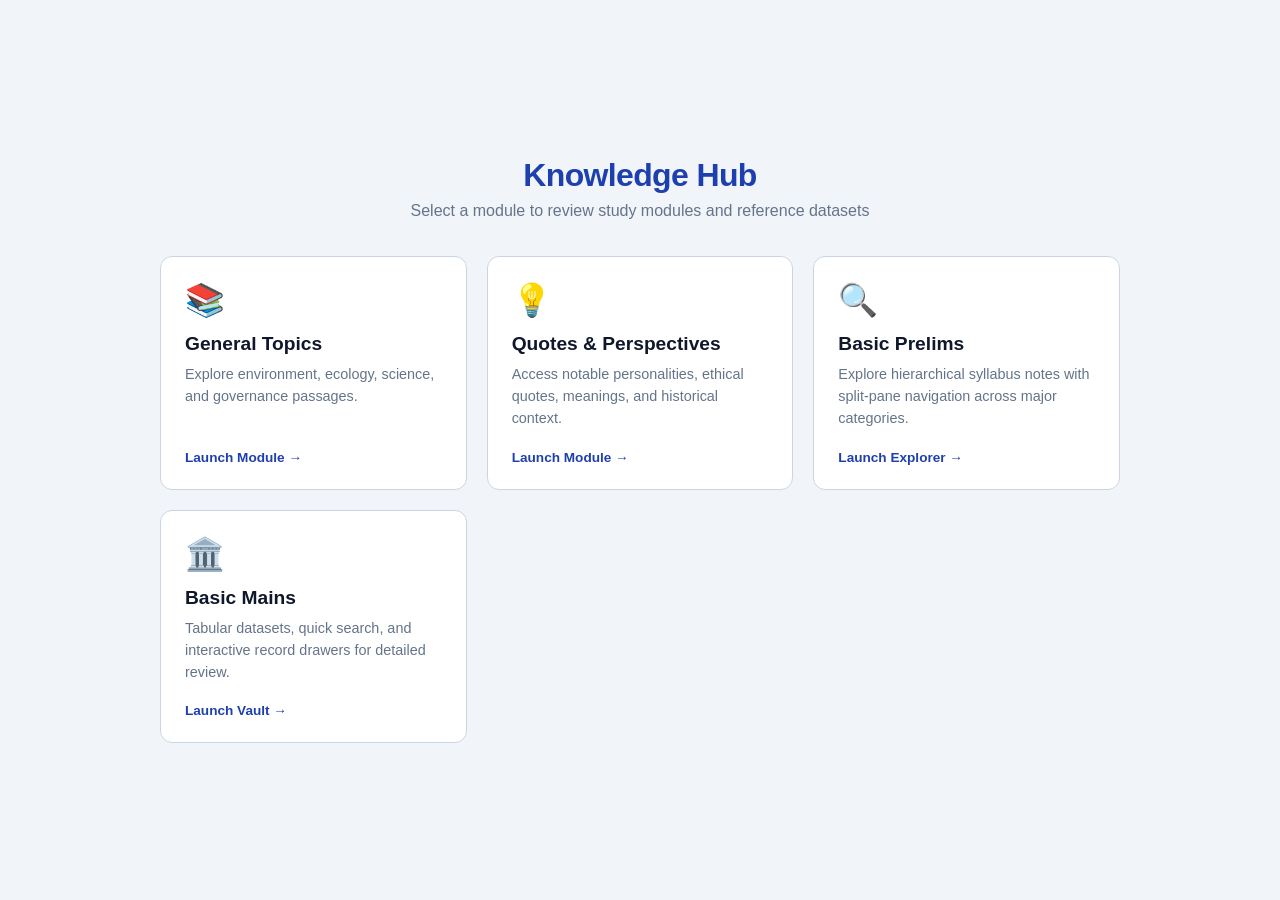
<file: index.html>
<!DOCTYPE html>
<html lang="en">
<head>
  <meta charset="UTF-8">
  <meta name="viewport" content="width=device-width, initial-scale=1.0">
  <title>Knowledge Portal</title>
  <link rel="stylesheet" href="style.css">
</head>
<body>
  <div class="portal-container">
    <header class="portal-header">
      <h1>Knowledge Hub</h1>
      <p>Select a module to review study modules and reference datasets</p>
    </header>

    <div class="portal-grid">
      <!-- Existing Modules -->
      <a href="./topics/" class="portal-card">
        <div class="card-icon">📚</div>
        <h2>General Topics</h2>
        <p>Explore environment, ecology, science, and governance passages.</p>
        <span class="card-link">Launch Module &rarr;</span>
      </a>

      <a href="./quotes/" class="portal-card">
        <div class="card-icon">💡</div>
        <h2>Quotes & Perspectives</h2>
        <p>Access notable personalities, ethical quotes, meanings, and historical context.</p>
        <span class="card-link">Launch Module &rarr;</span>
      </a>

      <!-- Project B: BasicPrelims -->
      <a href="./basicprelims/" class="portal-card">
        <div class="card-icon">🔍</div>
        <h2>Basic Prelims</h2>
        <p>Explore hierarchical syllabus notes with split-pane navigation across major categories.</p>
        <span class="card-link">Launch Explorer &rarr;</span>
      </a>

      <!-- Project C: BasicMains -->
      <a href="./basicmains/" class="portal-card">
        <div class="card-icon">🏛️</div>
        <h2>Basic Mains</h2>
        <p>Tabular datasets, quick search, and interactive record drawers for detailed review.</p>
        <span class="card-link">Launch Vault &rarr;</span>
      </a>
    </div>
  </div>
</body>
</html>
</file>
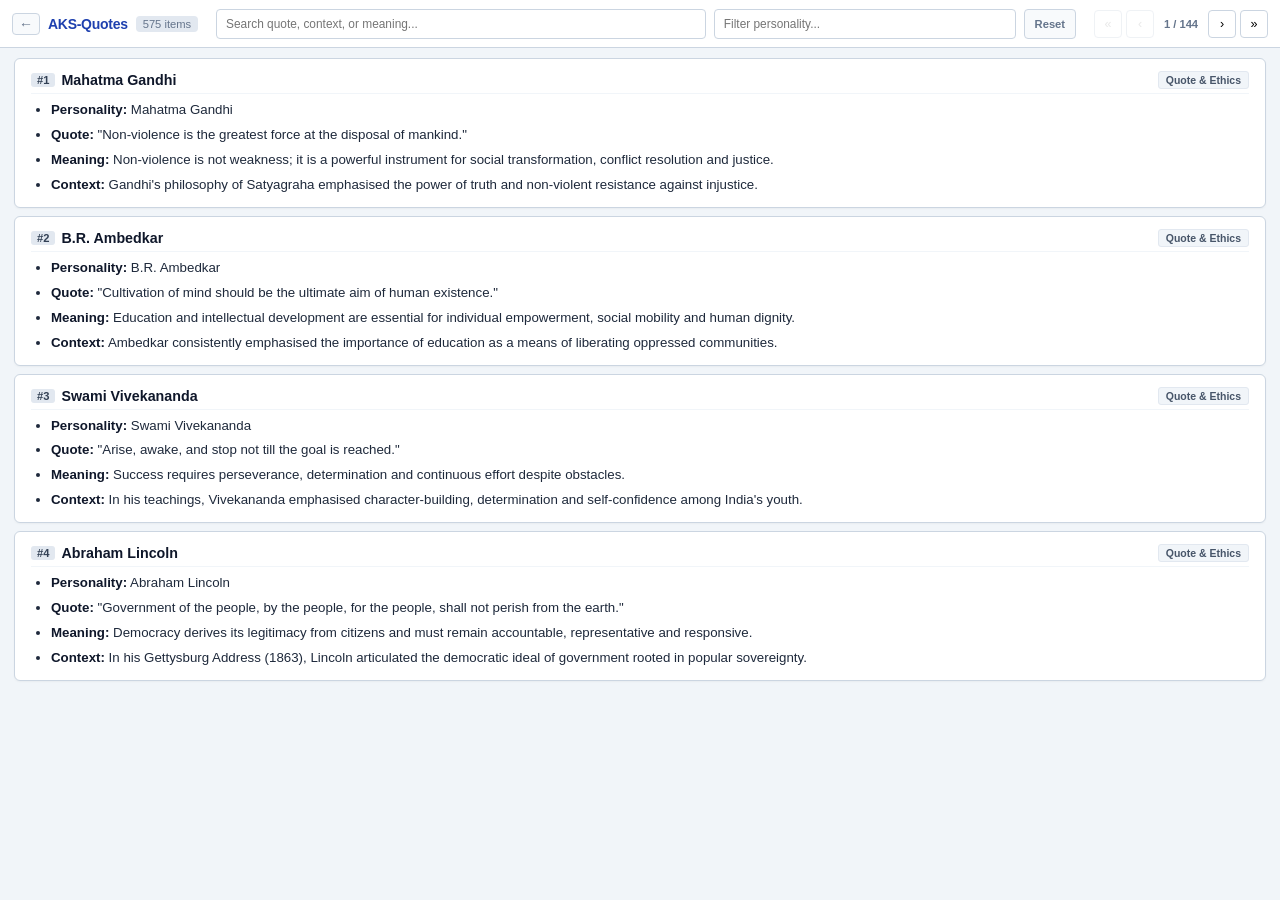
<file: quotes/index.html>
<!DOCTYPE html>
<html lang="en">
<head>
  <meta charset="UTF-8">
  <meta name="viewport" content="width=device-width, initial-scale=1.0">
  <title>AKS-Quotes</title>
  <link rel="stylesheet" href="style.css?v=1">
</head>
<body>
  <!-- Ultra-Lean Top Navigation Bar -->
  <header class="top-nav">
    <div class="nav-left">
      <a href="../" class="back-link" title="Return to Portal">&larr;</a>
      <span class="brand-title">AKS-Quotes</span>
      <span id="resultsCount" class="meta-count">0 items</span>
    </div>

    <div class="nav-filters">
      <input 
        type="text" 
        id="searchInput" 
        class="nav-input" 
        placeholder="Search quote, context, or meaning..." 
        autocomplete="off"
      >
      <input 
        type="text" 
        id="personalityInput" 
        class="nav-input" 
        placeholder="Filter personality..." 
        autocomplete="off"
      >
      <button id="resetBtn" class="nav-btn" type="button" title="Clear all filters">Reset</button>
    </div>

    <!-- Compact Inline Pagination -->
    <div class="nav-pagination">
      <button id="firstBtn" class="page-nav-btn" title="First Page">&laquo;</button>
      <button id="prevBtn" class="page-nav-btn" title="Previous Page">&lsaquo;</button>
      <span id="paginationInfo" class="page-indicator">1 / 1</span>
      <button id="nextBtn" class="page-nav-btn" title="Next Page">&rsaquo;</button>
      <button id="lastBtn" class="page-nav-btn" title="Last Page">&raquo;</button>
    </div>
  </header>

  <!-- Independent Scrollable Content Area -->
  <main id="cardsContainer" class="main-viewport" aria-live="polite">
    <!-- Generated dynamically via app.js -->
  </main>

  <script src="app.js"></script>
</body>
</html>
</file>
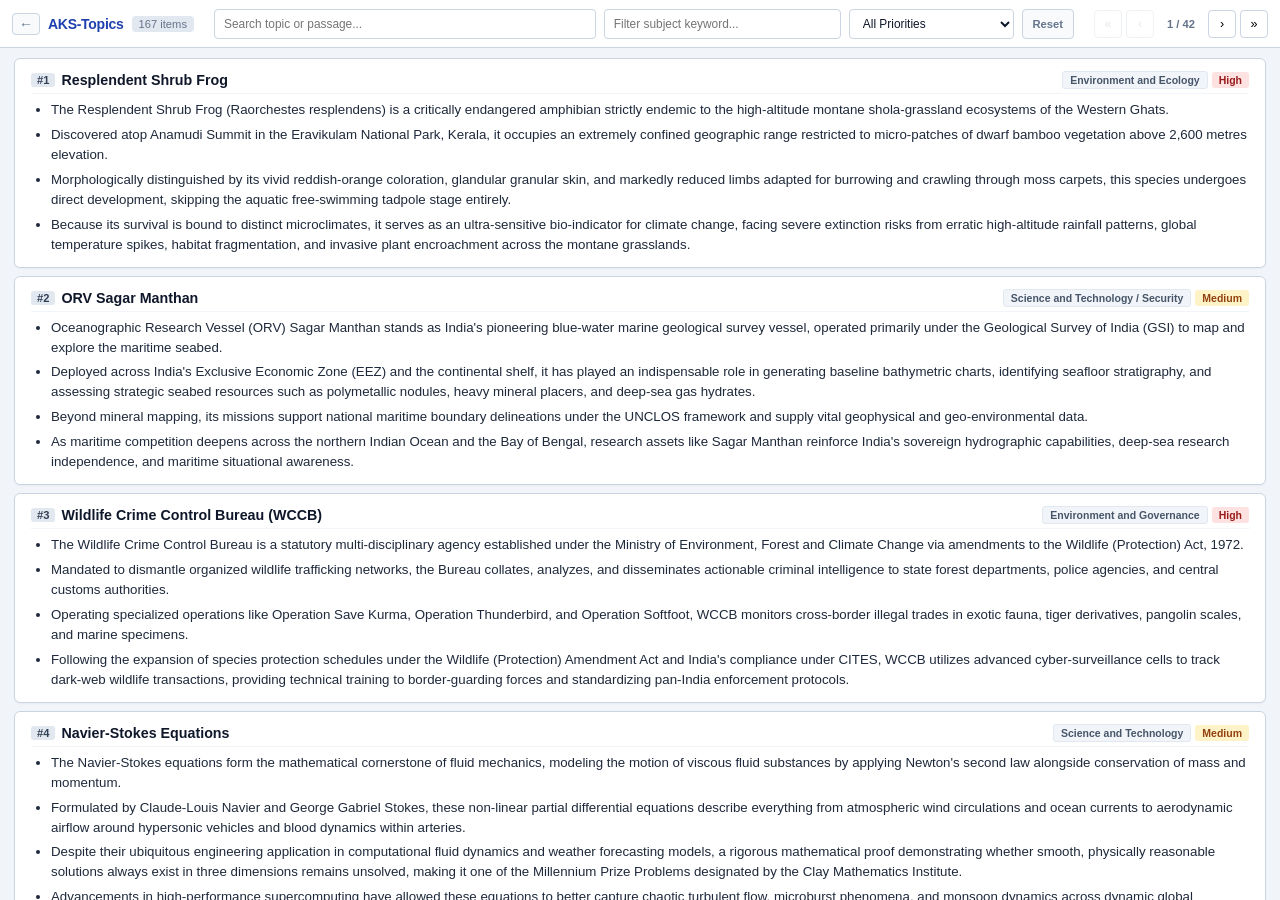
<file: topics/index.html>
<!DOCTYPE html>
<html lang="en">
<head>
  <meta charset="UTF-8">
  <meta name="viewport" content="width=device-width, initial-scale=1.0">
  <title>AKS-Topics</title>
  <link rel="stylesheet" href="style.css?v=2">
</head>
<body>
  <!-- Ultra-Lean Top Navigation Bar -->
  <header class="top-nav">
    <div class="nav-left">
	  <a href="../" class="back-link" title="Return to Portal">&larr;</a>
	  <span class="brand-title">AKS-Topics</span>
	  <span id="resultsCount" class="meta-count">0 items</span>
	</div>
    <div class="nav-filters">
      <input 
        type="text" 
        id="searchInput" 
        class="nav-input" 
        placeholder="Search topic or passage..." 
        autocomplete="off"
      >
      <input 
        type="text" 
        id="subjectInput" 
        class="nav-input" 
        placeholder="Filter subject keyword..." 
        autocomplete="off"
      >
      <select id="priorityFilter" class="nav-select">
        <option value="ALL">All Priorities</option>
        <option value="High">High</option>
        <option value="Medium">Medium</option>
        <option value="Low">Low</option>
      </select>
      <button id="resetBtn" class="nav-btn" type="button" title="Clear all filters">Reset</button>
    </div>

    <!-- Compact Inline Pagination -->
    <div class="nav-pagination">
      <button id="firstBtn" class="page-nav-btn" title="First Page">&laquo;</button>
      <button id="prevBtn" class="page-nav-btn" title="Previous Page">&lsaquo;</button>
      <span id="paginationInfo" class="page-indicator">1 / 1</span>
      <button id="nextBtn" class="page-nav-btn" title="Next Page">&rsaquo;</button>
      <button id="lastBtn" class="page-nav-btn" title="Last Page">&raquo;</button>
    </div>
  </header>

  <!-- Independent Scrollable Content Area -->
  <main id="cardsContainer" class="main-viewport" aria-live="polite">
    <!-- Generated dynamically via app.js -->
  </main>

  <script src="app.js"></script>
</body>
</html>
</file>
<file: style.css>
:root {
  --bg-app: #f1f5f9;
  --bg-card: #ffffff;
  --text-main: #0f172a;
  --text-muted: #64748b;
  --border-color: #cbd5e1;
  --accent-color: #1e40af;
  --accent-hover: #1e3a8a;
}

* {
  box-sizing: border-box;
  margin: 0;
  padding: 0;
}

body {
  width: 100vw;
  min-height: 100vh;
  font-family: -apple-system, BlinkMacSystemFont, "Segoe UI", Roboto, sans-serif;
  background-color: var(--bg-app);
  color: var(--text-main);
  display: flex;
  justify-content: center;
  align-items: center;
  padding: 32px 20px;
}

/* Widened container to comfortably host a 2x2 or 4-card responsive grid */
.portal-container {
  max-width: 960px;
  width: 100%;
}

.portal-header {
  text-align: center;
  margin-bottom: 36px;
}

.portal-header h1 {
  font-size: 2rem;
  font-weight: 800;
  color: var(--accent-color);
  margin-bottom: 8px;
  letter-spacing: -0.02em;
}

.portal-header p {
  color: var(--text-muted);
  font-size: 1rem;
}

.portal-grid {
  display: grid;
  grid-template-columns: repeat(auto-fit, minmax(280px, 1fr));
  gap: 20px;
}

.portal-card {
  background: var(--bg-card);
  border: 1px solid var(--border-color);
  border-radius: 12px;
  padding: 24px;
  text-decoration: none;
  color: inherit;
  transition: transform 0.15s ease, box-shadow 0.15s ease, border-color 0.15s ease;
  display: flex;
  flex-direction: column;
}

.portal-card:hover {
  transform: translateY(-3px);
  box-shadow: 0 8px 20px rgba(0, 0, 0, 0.06);
  border-color: #94a3b8;
}

.card-icon {
  font-size: 2rem;
  margin-bottom: 14px;
}

.portal-card h2 {
  font-size: 1.2rem;
  font-weight: 700;
  color: var(--text-main);
  margin-bottom: 8px;
}

.portal-card p {
  font-size: 0.9rem;
  color: var(--text-muted);
  line-height: 1.55;
  margin-bottom: 20px;
  flex: 1;
}

.card-link {
  font-size: 0.85rem;
  font-weight: 700;
  color: var(--accent-color);
  display: inline-flex;
  align-items: center;
  gap: 4px;
  transition: gap 0.15s ease;
}

.portal-card:hover .card-link {
  color: var(--accent-hover);
  gap: 8px;
}
</file>
<file: quotes/style.css>
:root {
  --bg-app: #f1f5f9;
  --bg-card: #ffffff;
  --text-main: #0f172a;
  --text-muted: #64748b;
  --border-color: #cbd5e1;
  --accent-color: #1e40af;
}

* {
  box-sizing: border-box;
  margin: 0;
  padding: 0;
}

html, body {
  width: 100vw;
  height: 100vh;
  overflow: hidden;
  font-family: -apple-system, BlinkMacSystemFont, "Segoe UI", Roboto, sans-serif;
  background-color: var(--bg-app);
  color: var(--text-main);
  font-size: 14px;
  display: flex;
  flex-direction: column;
}

/* 1. Ultra-Lean Single-Line Top Nav */
.top-nav {
  height: 48px;
  min-height: 48px;
  background: #ffffff;
  border-bottom: 1px solid var(--border-color);
  display: flex;
  align-items: center;
  justify-content: space-between;
  padding: 0 12px;
  gap: 12px;
  z-index: 10;
}

.nav-left {
  display: flex;
  align-items: center;
  gap: 8px;
  white-space: nowrap;
}

.back-link {
  text-decoration: none;
  font-size: 1rem;
  font-weight: 700;
  color: var(--text-muted);
  padding: 2px 6px;
  border-radius: 4px;
  border: 1px solid var(--border-color);
  background: #f8fafc;
}

.back-link:hover {
  background: #e2e8f0;
  color: var(--text-main);
}

.brand-title {
  font-size: 1rem;
  font-weight: 800;
  letter-spacing: -0.02em;
  color: var(--accent-color);
}

.meta-count {
  font-size: 0.8rem;
  color: var(--text-muted);
  background: #e2e8f0;
  padding: 2px 7px;
  border-radius: 4px;
}

.nav-filters {
  display: flex;
  align-items: center;
  gap: 8px;
  flex: 1;
  max-width: 860px;
}

.nav-input {
  height: 30px;
  padding: 2px 9px;
  font-size: 0.85rem;
  border: 1px solid var(--border-color);
  border-radius: 4px;
  background: #fff;
  color: var(--text-main);
  outline: none;
}

#searchInput {
  flex: 2;
}

#personalityInput {
  flex: 1.2;
}

.nav-input:focus {
  border-color: var(--accent-color);
}

.nav-btn {
  height: 30px;
  padding: 0 10px;
  font-size: 0.8rem;
  font-weight: 600;
  border: 1px solid var(--border-color);
  background: #f8fafc;
  color: var(--text-muted);
  border-radius: 4px;
  cursor: pointer;
  white-space: nowrap;
}

.nav-btn:hover {
  background: #e2e8f0;
  color: var(--text-main);
}

.nav-pagination {
  display: flex;
  align-items: center;
  gap: 4px;
  white-space: nowrap;
}

.page-indicator {
  font-size: 0.8rem;
  font-weight: 600;
  color: var(--text-muted);
  min-width: 46px;
  text-align: center;
}

.page-nav-btn {
  height: 28px;
  min-width: 28px;
  padding: 0 4px;
  font-size: 0.9rem;
  border: 1px solid var(--border-color);
  background: #fff;
  border-radius: 4px;
  cursor: pointer;
}

.page-nav-btn:disabled {
  opacity: 0.3;
  cursor: not-allowed;
}

.page-nav-btn:hover:not(:disabled) {
  background: #e2e8f0;
}

/* 2. Scrollable Data Viewport */
.main-viewport {
  flex: 1;
  overflow-y: auto;
  overflow-x: hidden;
  padding: 10px 14px;
  display: flex;
  flex-direction: column;
  gap: 8px;
}

/* 3. High-Density Cards */
.topic-card {
  background: var(--bg-card);
  border: 1px solid var(--border-color);
  border-radius: 6px;
  padding: 12px 16px;
  box-shadow: 0 1px 2px rgba(0, 0, 0, 0.04);
}

.card-header {
  display: flex;
  justify-content: space-between;
  align-items: center;
  gap: 8px;
  margin-bottom: 6px;
  border-bottom: 1px solid #f1f5f9;
  padding-bottom: 4px;
}

.card-title-wrap {
  display: flex;
  align-items: center;
  gap: 6px;
}

.topic-id {
  font-size: 0.8rem;
  font-weight: 700;
  background: #e2e8f0;
  color: #334155;
  padding: 1px 6px;
  border-radius: 3px;
}

.topic-name {
  font-size: 1.02rem;
  font-weight: 700;
  color: var(--text-main);
}

.badges-wrap {
  display: flex;
  gap: 4px;
  align-items: center;
}

.badge {
  font-size: 0.75rem;
  font-weight: 600;
  padding: 2px 7px;
  border-radius: 3px;
  white-space: nowrap;
}

.badge-subject {
  background: #f1f5f9;
  color: #475569;
  border: 1px solid #e2e8f0;
}

/* 4. Bullets */
.passage-bullets {
  padding-left: 20px;
  margin: 0;
  display: flex;
  flex-direction: column;
  gap: 5px;
}

.passage-bullets li {
  color: #1e293b;
  font-size: 0.95rem;
  line-height: 1.5;
}

.bullet-label {
  font-weight: 700;
  color: #0f172a;
}

.empty-state {
  text-align: center;
  padding: 30px;
  background: #fff;
  border: 1px dashed var(--border-color);
  border-radius: 6px;
  color: var(--text-muted);
}
</file>
<file: topics/style.css>
:root {
  --bg-app: #f1f5f9;
  --bg-card: #ffffff;
  --text-main: #0f172a;
  --text-muted: #64748b;
  --border-color: #cbd5e1;
  --accent-color: #1e40af;
  --priority-high-bg: #fee2e2;
  --priority-high-text: #991b1b;
  --priority-med-bg: #fef3c7;
  --priority-med-text: #92400e;
  --priority-low-bg: #e0f2fe;
  --priority-low-text: #075985;
}

* {
  box-sizing: border-box;
  margin: 0;
  padding: 0;
}

html, body {
  width: 100vw;
  height: 100vh;
  overflow: hidden;
  font-family: -apple-system, BlinkMacSystemFont, "Segoe UI", Roboto, sans-serif;
  background-color: var(--bg-app);
  color: var(--text-main);
  font-size: 14px;
  display: flex;
  flex-direction: column;
}

/* 1. Ultra-Lean Single-Line Top Nav */
.top-nav {
  height: 48px;
  min-height: 48px;
  background: #ffffff;
  border-bottom: 1px solid var(--border-color);
  display: flex;
  align-items: center;
  justify-content: space-between;
  padding: 0 12px;
  gap: 12px;
  z-index: 10;
}

.nav-left {
  display: flex;
  align-items: center;
  gap: 8px;
  white-space: nowrap;
}

.brand-title {
  font-size: 1rem;
  font-weight: 800;
  letter-spacing: -0.02em;
  color: var(--accent-color);
}

.meta-count {
  font-size: 0.8rem;
  color: var(--text-muted);
  background: #e2e8f0;
  padding: 2px 7px;
  border-radius: 4px;
}

.nav-filters {
  display: flex;
  align-items: center;
  gap: 8px;
  flex: 1;
  max-width: 860px;
}

.nav-input, .nav-select {
  height: 30px;
  padding: 2px 9px;
  font-size: 0.85rem;
  border: 1px solid var(--border-color);
  border-radius: 4px;
  background: #fff;
  color: var(--text-main);
  outline: none;
}

#searchInput {
  flex: 2;
}

#subjectInput {
  flex: 1.2;
}

.nav-select {
  flex: 0.8;
  cursor: pointer;
}

.nav-input:focus, .nav-select:focus {
  border-color: var(--accent-color);
}

.nav-btn {
  height: 30px;
  padding: 0 10px;
  font-size: 0.8rem;
  font-weight: 600;
  border: 1px solid var(--border-color);
  background: #f8fafc;
  color: var(--text-muted);
  border-radius: 4px;
  cursor: pointer;
  white-space: nowrap;
}

.nav-btn:hover {
  background: #e2e8f0;
  color: var(--text-main);
}

.nav-pagination {
  display: flex;
  align-items: center;
  gap: 4px;
  white-space: nowrap;
}

.page-indicator {
  font-size: 0.8rem;
  font-weight: 600;
  color: var(--text-muted);
  min-width: 46px;
  text-align: center;
}

.page-nav-btn {
  height: 28px;
  min-width: 28px;
  padding: 0 4px;
  font-size: 0.9rem;
  border: 1px solid var(--border-color);
  background: #fff;
  border-radius: 4px;
  cursor: pointer;
}

.page-nav-btn:disabled {
  opacity: 0.3;
  cursor: not-allowed;
}

.page-nav-btn:hover:not(:disabled) {
  background: #e2e8f0;
}

/* 2. Scrollable Data Viewport */
.main-viewport {
  flex: 1;
  overflow-y: auto;
  overflow-x: hidden;
  padding: 10px 14px;
  display: flex;
  flex-direction: column;
  gap: 8px;
}

/* 3. High-Density Cards */
.topic-card {
  background: var(--bg-card);
  border: 1px solid var(--border-color);
  border-radius: 6px;
  padding: 12px 16px;
  box-shadow: 0 1px 2px rgba(0, 0, 0, 0.04);
}

.card-header {
  display: flex;
  justify-content: space-between;
  align-items: center;
  gap: 8px;
  margin-bottom: 6px;
  border-bottom: 1px solid #f1f5f9;
  padding-bottom: 4px;
}

.card-title-wrap {
  display: flex;
  align-items: center;
  gap: 6px;
}

.topic-id {
  font-size: 0.8rem;
  font-weight: 700;
  background: #e2e8f0;
  color: #334155;
  padding: 1px 6px;
  border-radius: 3px;
}

.topic-name {
  font-size: 1.02rem;
  font-weight: 700;
  color: var(--text-main);
}

.badges-wrap {
  display: flex;
  gap: 4px;
  align-items: center;
}

.badge {
  font-size: 0.75rem;
  font-weight: 600;
  padding: 2px 7px;
  border-radius: 3px;
  white-space: nowrap;
}

.badge-subject {
  background: #f1f5f9;
  color: #475569;
  border: 1px solid #e2e8f0;
}

.badge-high {
  background: var(--priority-high-bg);
  color: var(--priority-high-text);
}

.badge-medium {
  background: var(--priority-med-bg);
  color: var(--priority-med-text);
}

.badge-low {
  background: var(--priority-low-bg);
  color: var(--priority-low-text);
}

/* 4. Sentence Split Bullets */
.passage-bullets {
  padding-left: 20px;
  margin: 0;
  display: flex;
  flex-direction: column;
  gap: 5px;
}

.passage-bullets li {
  color: #1e293b;
  font-size: 0.95rem;
  line-height: 1.5;
}

.empty-state {
  text-align: center;
  padding: 30px;
  background: #fff;
  border: 1px dashed var(--border-color);
  border-radius: 6px;
  color: var(--text-muted);
}

.back-link {
  text-decoration: none;
  font-size: 1rem;
  font-weight: 700;
  color: var(--text-muted);
  padding: 2px 6px;
  border-radius: 4px;
  border: 1px solid var(--border-color);
  background: #f8fafc;
}

.back-link:hover {
  background: #e2e8f0;
  color: var(--text-main);
}
</file>
